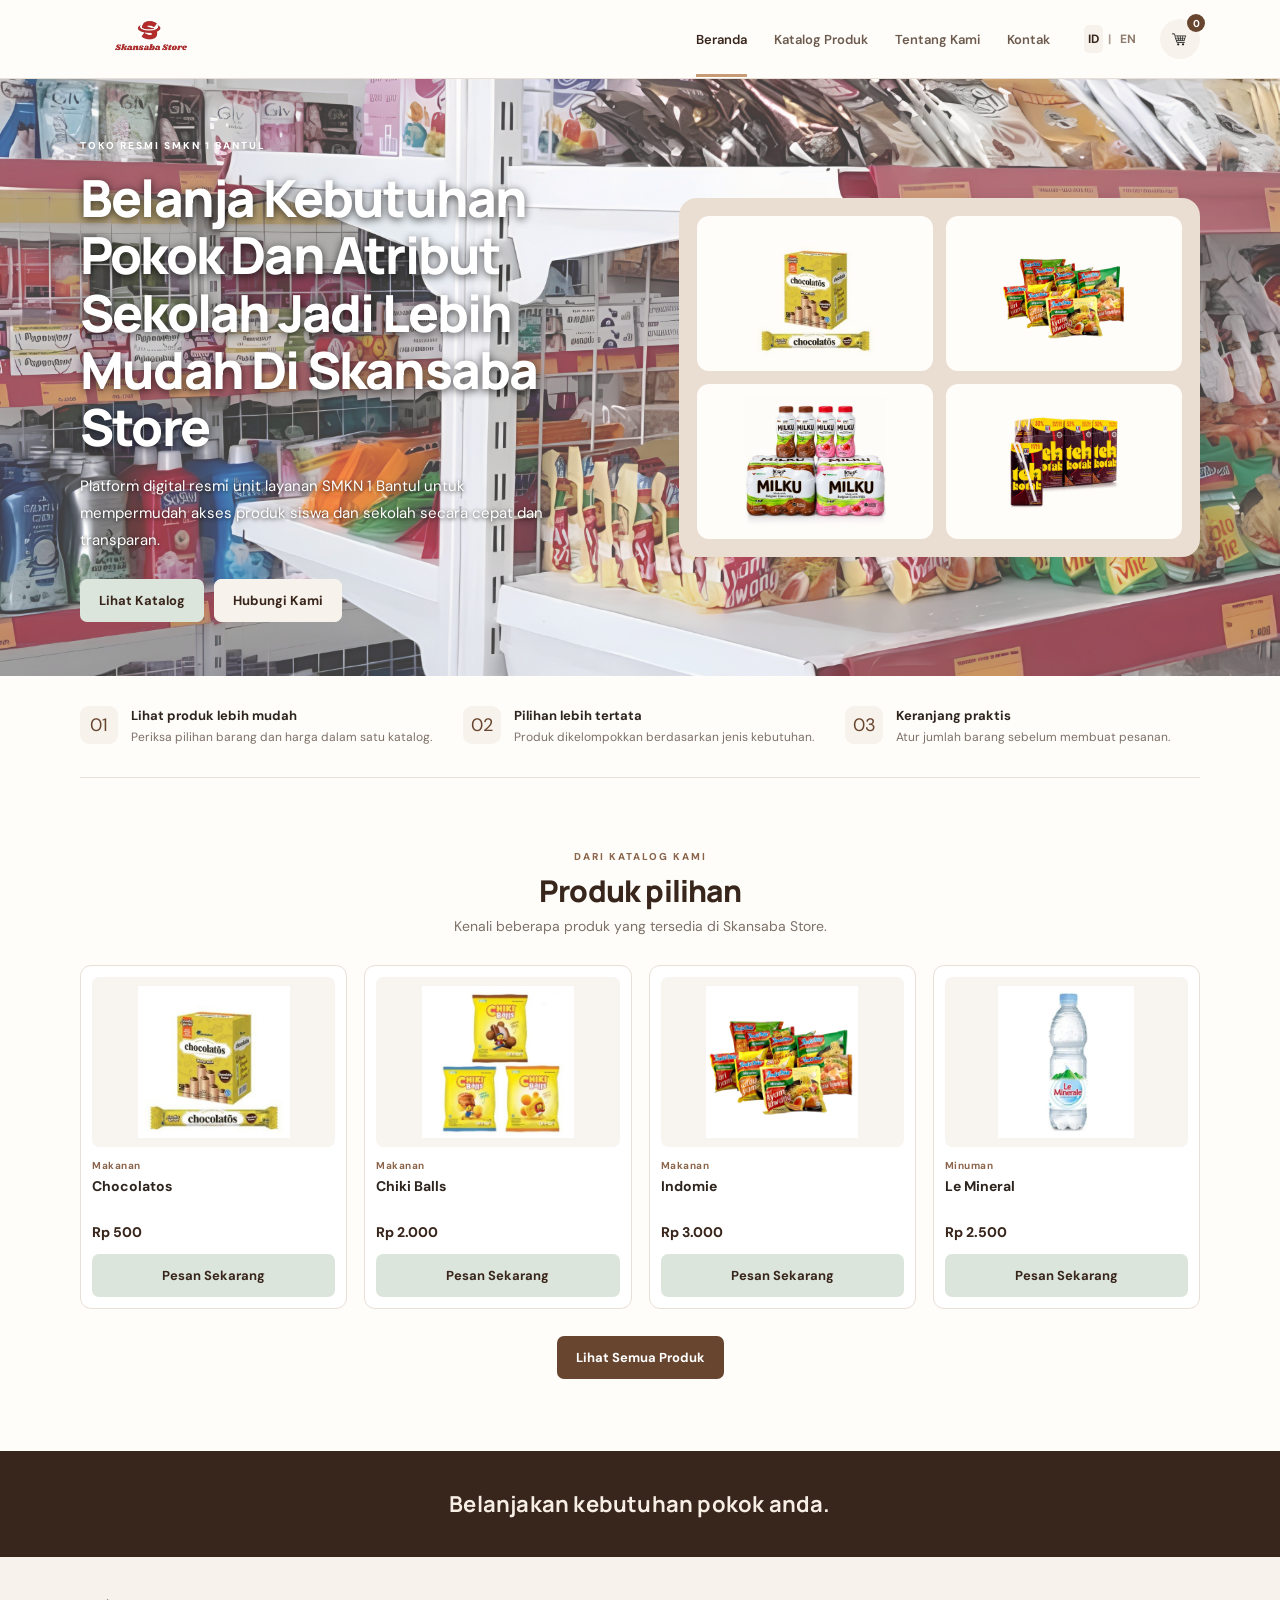
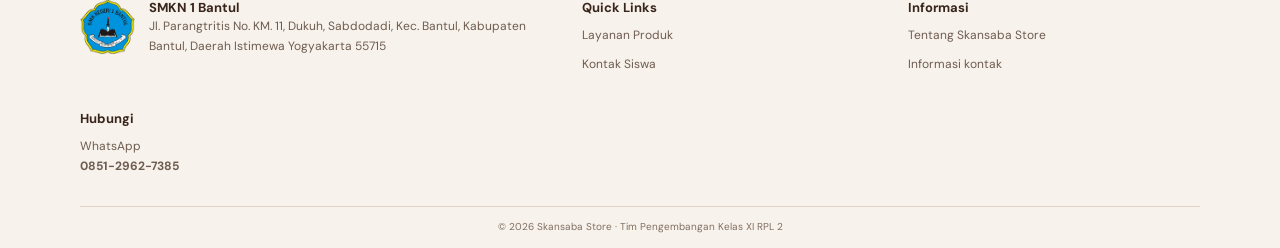
<file: index.html>
<!DOCTYPE html>
<html lang="id">

<head>
    <meta charset="UTF-8">
    <meta name="viewport" content="width=device-width, initial-scale=1.0">
    <title>Skansaba Store</title>

    <link rel="stylesheet" href="assets/css/style.css">
</head>

<body data-page="home">

    <header class="site-header">
        <div class="nav-wrap">

            <a class="brand" href="index.html">
                <img src="assets/images/logo.png" alt="Skansaba Store">
            </a>

            <button class="menu-toggle" id="menuToggle">☰</button>

            <nav id="mainNav">
                <a class="active" href="index.html">Beranda</a>
                <a href="katalog.html">Katalog Produk</a>
                <a href="tentang.html">Tentang Kami</a>
                <a href="kontak.html">Kontak</a>
            </nav>

            <div class="nav-actions">
                <div class="language-switch" aria-label="Pilih bahasa">
                    <button type="button" class="lang-btn" data-lang="id" aria-pressed="true">ID</button>
                    <span>|</span>
                    <button type="button" class="lang-btn" data-lang="en" aria-pressed="false">EN</button>
                </div>
                <a class="cart-link" href="keranjang.html">
                    <img src="assets/images/keranjang.png" alt="Keranjang" class="cart-icon">
                    <span id="cartCount">0</span>
                </a>
            </div>

        </div>
    </header>

    <main>

        <section class="hero">
            <div class="hero-inner">

                <div class="hero-copy">
                    <span class="eyebrow">TOKO RESMI SMKN 1 BANTUL</span>

                    <h1>
                        Belanja Kebutuhan Pokok Dan
                        Atribut Sekolah Jadi Lebih
                        Mudah Di Skansaba Store
                    </h1>

                    <p>
                        Platform digital resmi unit layanan SMKN 1 Bantul
                        untuk mempermudah akses produk siswa dan sekolah
                        secara cepat dan transparan.
                    </p>

                    <div class="hero-buttons">
                        <a class="btn btn-mint" href="katalog.html">
                            Lihat Katalog
                        </a>

                        <a class="btn btn-outline" href="kontak.html">
                            Hubungi Kami
                        </a>
                    </div>
                </div>

                <div class="hero-art" aria-label="Pilihan produk Skansaba Store">
                    <div class="hero-product"><img src="assets/images/chocolatos.jpeg" alt="Produk Chocolatos"></div>
                    <div class="hero-product"><img src="assets/images/Indomie.jpeg" alt="Produk Indomie"></div>
                    <div class="hero-product"><img src="assets/images/Milku.jpeg" alt="Produk Milku"></div>
                    <div class="hero-product"><img src="assets/images/Teh_kotak.jpeg" alt="Produk Teh Kotak"></div>
                </div>

            </div>
        </section>

        <section class="features container">

            <article>
                <span class="feature-icon">01</span>
                <div>
                    <h3>Lihat produk lebih mudah</h3>
                    <p>Periksa pilihan barang dan harga dalam satu katalog.</p>
                </div>
            </article>

            <article>
                <span class="feature-icon">02</span>
                <div>
                    <h3>Pilihan lebih tertata</h3>
                    <p>Produk dikelompokkan berdasarkan jenis kebutuhan.</p>
                </div>
            </article>

            <article>
                <span class="feature-icon">03</span>
                <div>
                    <h3>Keranjang praktis</h3>
                    <p>Atur jumlah barang sebelum membuat pesanan.</p>
                </div>
            </article>

        </section>

        <section class="container featured-section">

            <div class="section-heading">
                <span class="eyebrow">DARI KATALOG KAMI</span>
                <h2>Produk pilihan</h2>
                <p>Kenali beberapa produk yang tersedia di Skansaba Store.</p>
            </div>

            <div class="product-grid" id="featuredProducts"></div>

            <div class="center">
                <a class="btn btn-brown" href="katalog.html">
                    Lihat Semua Produk
                </a>
            </div>

        </section>

        <section class="quote-band">
            <div>Belanjakan kebutuhan pokok anda.</div>
        </section>

    </main>

    <footer class="site-footer">

        <div class="container footer-grid">

            <div class="footer-school">
                <img src="assets/images/SMK_Negeri_1_Bantul_logo.png" alt="Logo SMKN 1 Bantul" class="crest">

                <div>
                    <b>SMKN 1 Bantul</b>
                    <p>
                        Jl. Parangtritis No. KM. 11, Dukuh, Sabdodadi,
                        Kec. Bantul, Kabupaten Bantul, Daerah Istimewa
                        Yogyakarta 55715
                    </p>
                </div>
            </div>

            <div>
                <b>Quick Links</b>
                <a href="katalog.html">Layanan Produk</a>
                <a href="kontak.html">Kontak Siswa</a>
            </div>

            <div>
                <b>Informasi</b>
                <a href="tentang.html">Tentang Skansaba Store</a>
                <a href="kontak.html">Informasi kontak</a>
            </div>

            <div>
                <b>Hubungi</b>
                <p>
                    WhatsApp<br>
                    <strong>0851-2962-7385</strong>
                </p>
            </div>

        </div>

        <div class="copyright">
            © 2026 Skansaba Store · Tim Pengembangan Kelas XI RPL 2
        </div>

    </footer>

    <script src="assets/js/app.js"></script>

</body>

</html>
</file>
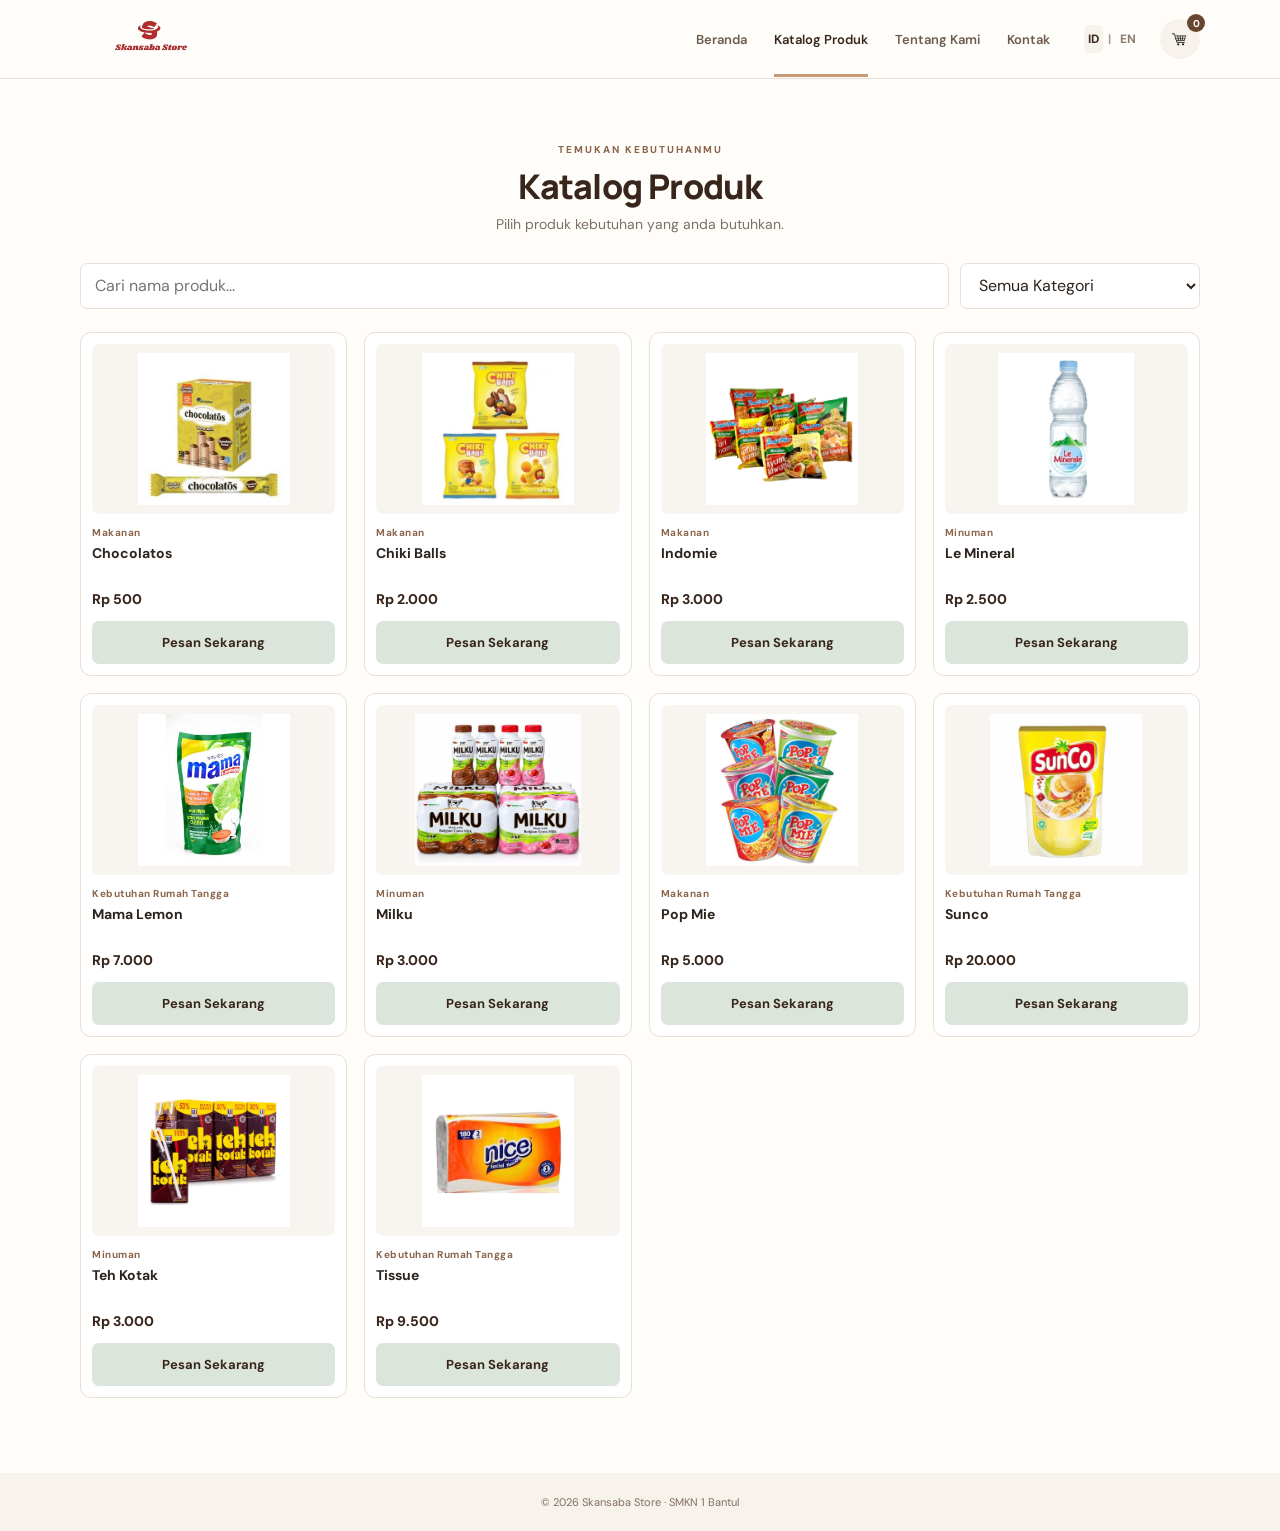
<file: katalog.html>
<!DOCTYPE html>
<html lang="id">

<head>
    <meta charset="UTF-8">
    <meta name="viewport" content="width=device-width, initial-scale=1.0">
    <title>Katalog Produk - Skansaba Store</title>

    <link rel="stylesheet" href="assets/css/style.css">
</head>

<body data-page="catalog">

    <header class="site-header">
        <div class="nav-wrap">

            <a class="brand" href="index.html">
                <img src="assets/images/logo.png" alt="Skansaba Store">
            </a>

            <button class="menu-toggle" id="menuToggle">☰</button>

            <nav id="mainNav">
                <a href="index.html">Beranda</a>
                <a class="active" href="katalog.html">Katalog Produk</a>
                <a href="tentang.html">Tentang Kami</a>
                <a href="kontak.html">Kontak</a>
            </nav>

            <div class="nav-actions">
                <div class="language-switch" aria-label="Pilih bahasa">
                    <button type="button" class="lang-btn" data-lang="id" aria-pressed="true">ID</button>
                    <span>|</span>
                    <button type="button" class="lang-btn" data-lang="en" aria-pressed="false">EN</button>
                </div>

                <a class="cart-link" href="keranjang.html">
                    <img src="assets/images/keranjang.png"
                         alt="Keranjang" class="cart-icon">
                    <span id="cartCount">0</span>
                </a>

            </div>
        </div>
    </header>

    <main class="container page-main">

        <div class="page-title">
            <span class="eyebrow">TEMUKAN KEBUTUHANMU</span>
            <h1>Katalog Produk</h1>
            <p>Pilih produk kebutuhan yang anda butuhkan.</p>
        </div>

        <div class="catalog-tools">

            <input
                id="searchProduct"
                type="search"
                placeholder="Cari nama produk..."
            >

            <select id="categoryFilter">
                <option value="Semua">Semua Kategori</option>
                <option value="Makanan">Makanan</option>
                <option value="Minuman">Minuman</option>
                <option value="Kebutuhan Rumah Tangga">Kebutuhan Rumah Tangga</option>
            </select>

        </div>

        <div class="product-grid" id="allProducts"></div>

    </main>

    <footer class="simple-footer">
        © 2026 Skansaba Store · SMKN 1 Bantul
    </footer>

    <script src="assets/js/app.js"></script>

</body>
</html>
</file>
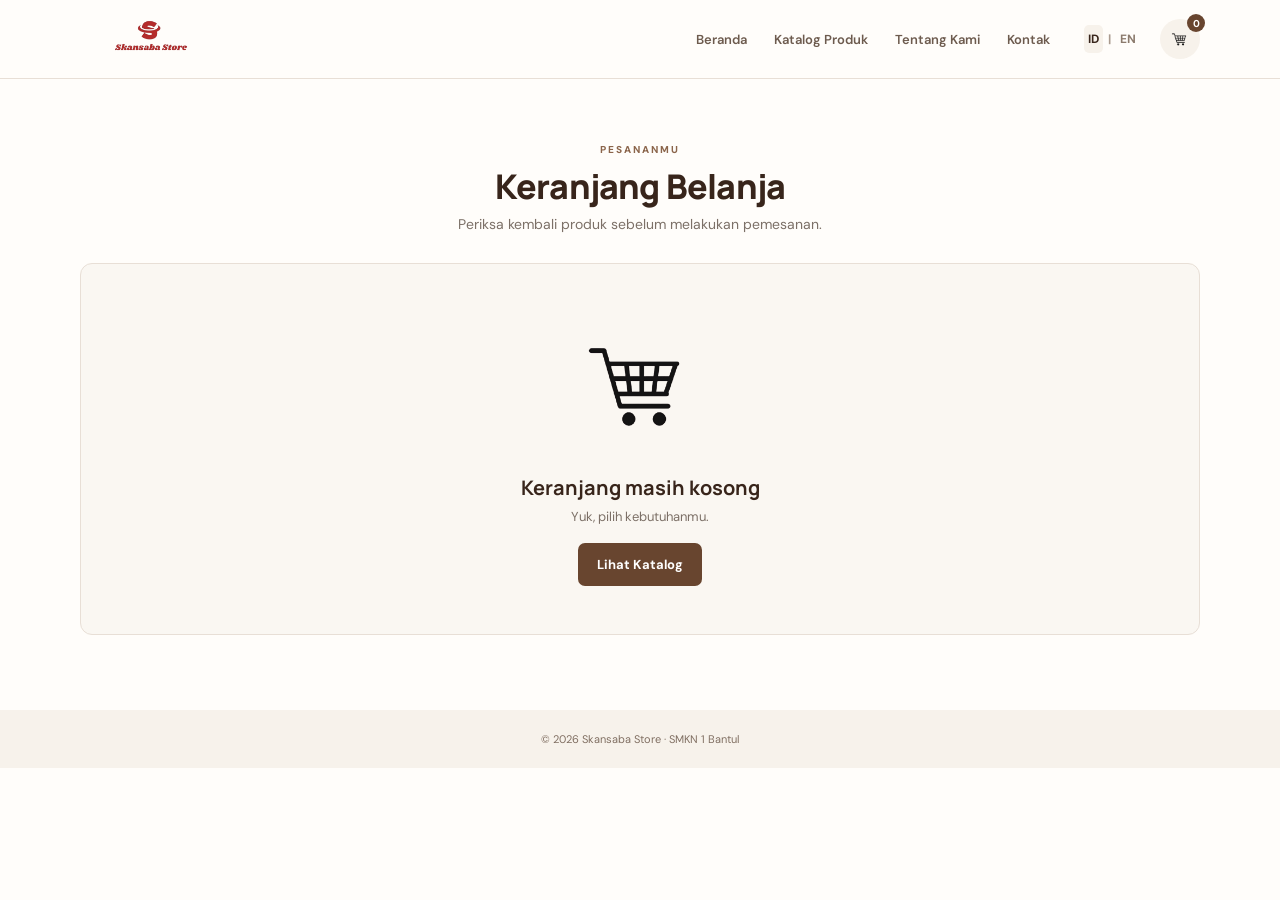
<file: keranjang.html>
<!DOCTYPE html>
<html lang="id">

<head>
    <meta charset="UTF-8">
    <meta name="viewport" content="width=device-width, initial-scale=1.0">
    <title>Keranjang - Skansaba Store</title>

    <link rel="stylesheet" href="assets/css/style.css">
</head>

<body data-page="cart">

    <header class="site-header">
        <div class="nav-wrap">

            <a class="brand" href="index.html">
                <img src="assets/images/logo.png" alt="Skansaba Store">
            </a>

            <button class="menu-toggle" id="menuToggle" aria-label="Buka menu">☰</button>

            <nav id="mainNav">
                <a href="index.html">Beranda</a>
                <a href="katalog.html">Katalog Produk</a>
                <a href="tentang.html">Tentang Kami</a>
                <a href="kontak.html">Kontak</a>
            </nav>

            <div class="nav-actions">
                <div class="language-switch" aria-label="Pilih bahasa">
                    <button type="button" class="lang-btn" data-lang="id" aria-pressed="true">ID</button>
                    <span>|</span>
                    <button type="button" class="lang-btn" data-lang="en" aria-pressed="false">EN</button>
                </div>
                <a class="cart-link" href="keranjang.html">
                    <img src="assets/images/keranjang.png" alt="Keranjang" class="cart-icon">
                    <span id="cartCount">0</span>
                </a>
            </div>

        </div>
    </header>

    <main class="container page-main">

        <div class="page-title">
            <span class="eyebrow">PESANANMU</span>
            <h1>Keranjang Belanja</h1>
            <p>Periksa kembali produk sebelum melakukan pemesanan.</p>
        </div>

        <div id="cartContents"></div>

    </main>

    <footer class="simple-footer">
        © 2026 Skansaba Store · SMKN 1 Bantul
    </footer>

    <script src="assets/js/app.js"></script>

</body>

</html>
</file>
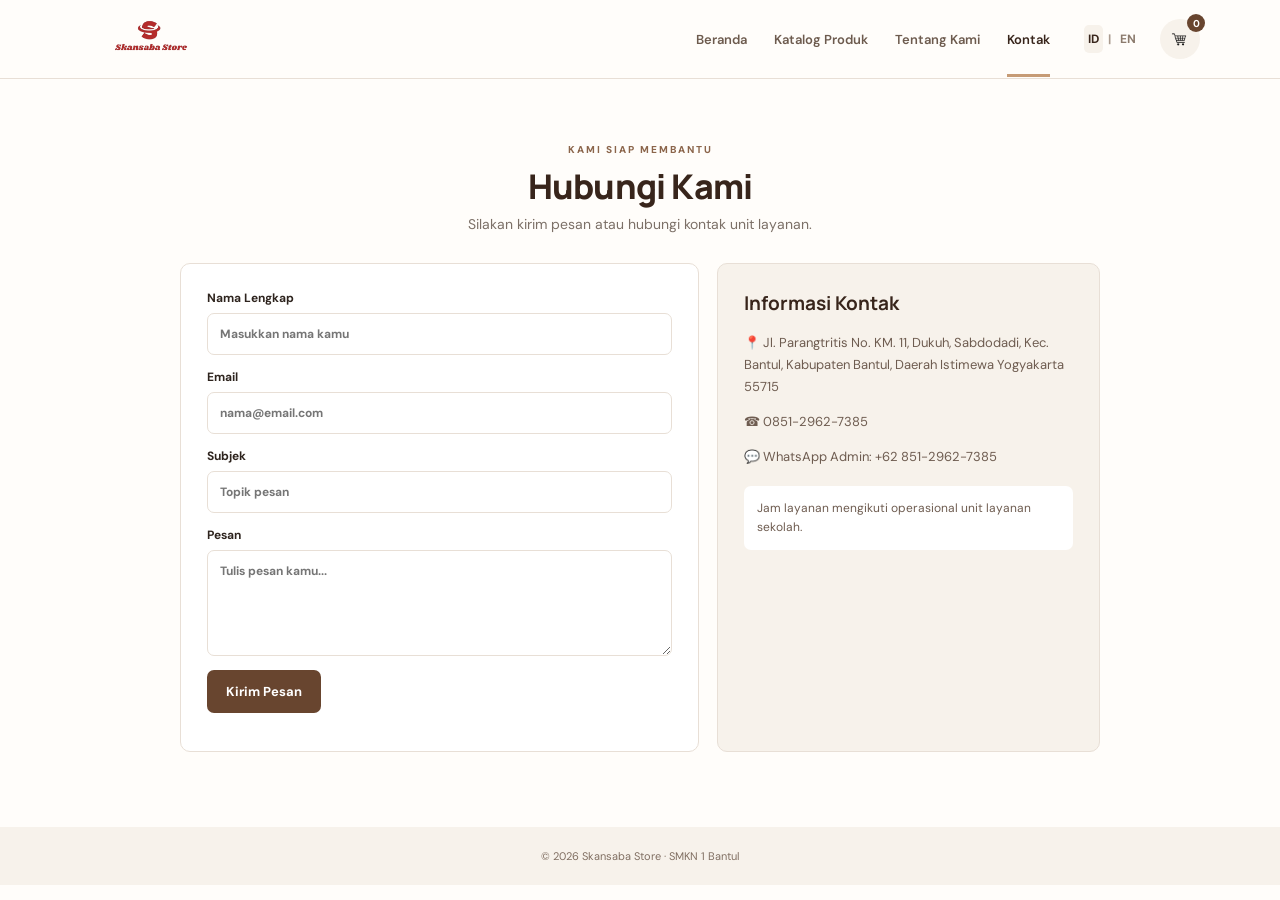
<file: kontak.html>
<!DOCTYPE html>
<html lang="id">

<head>
    <meta charset="UTF-8">
    <meta name="viewport" content="width=device-width, initial-scale=1.0">
    <title>Kontak - Skansaba Store</title>

    <link rel="stylesheet" href="assets/css/style.css">
</head>

<body>

    <header class="site-header">
        <div class="nav-wrap">

            <a class="brand" href="index.html">
                <img src="assets/images/logo.png" alt="Skansaba Store">
            </a>

            <button class="menu-toggle" id="menuToggle">☰</button>

            <nav id="mainNav">
                <a href="index.html">Beranda</a>
                <a href="katalog.html">Katalog Produk</a>
                <a href="tentang.html">Tentang Kami</a>
                <a class="active" href="kontak.html">Kontak</a>
            </nav>

            <div class="nav-actions">
                <div class="language-switch" aria-label="Pilih bahasa">
                    <button type="button" class="lang-btn" data-lang="id" aria-pressed="true">ID</button>
                    <span>|</span>
                    <button type="button" class="lang-btn" data-lang="en" aria-pressed="false">EN</button>
                </div>

                <a class="cart-link" href="keranjang.html">
                    <img src="assets/images/keranjang.png" alt="Keranjang" class="cart-icon">
                    <span id="cartCount">0</span>
                </a>

            </div>
        </div>
    </header>

    <main class="container page-main">

        <div class="page-title">
            <span class="eyebrow">KAMI SIAP MEMBANTU</span>
            <h1>Hubungi Kami</h1>
            <p>Silakan kirim pesan atau hubungi kontak unit layanan.</p>
        </div>

        <div class="contact-layout">

            <form class="form-card" id="contactForm">

                <label>
                    Nama Lengkap
                    <input name="nama" required placeholder="Masukkan nama kamu">
                </label>

                <label>
                    Email
                    <input type="email" name="email" required placeholder="nama@email.com">
                </label>

                <label>
                    Subjek
                    <input name="subjek" required placeholder="Topik pesan">
                </label>

                <label>
                    Pesan
                    <textarea name="pesan" rows="5" required placeholder="Tulis pesan kamu..."></textarea>
                </label>

                <button class="btn btn-brown" type="submit">
                    Kirim Pesan
                </button>

                <p id="contactMessage" class="form-message"></p>

            </form>

            <aside class="contact-info">

                <h2>Informasi Kontak</h2>

                <p>
                    📍 Jl. Parangtritis No. KM. 11, Dukuh, Sabdodadi,
                    Kec. Bantul, Kabupaten Bantul, Daerah Istimewa
                    Yogyakarta 55715
                </p>

                <p>☎ 0851-2962-7385</p>

                <p>💬 WhatsApp Admin:
                    <a href="https://wa.me/6285129627385" target="_blank" rel="noopener noreferrer">
                        +62 851-2962-7385
                    </a>
                </p>


                <div class="contact-note">
                    Jam layanan mengikuti operasional unit layanan sekolah.
                </div>

            </aside>

        </div>

    </main>

    <footer class="simple-footer">
        © 2026 Skansaba Store · SMKN 1 Bantul
    </footer>

    <script src="assets/js/app.js"></script>

</body>

</html>
</file>
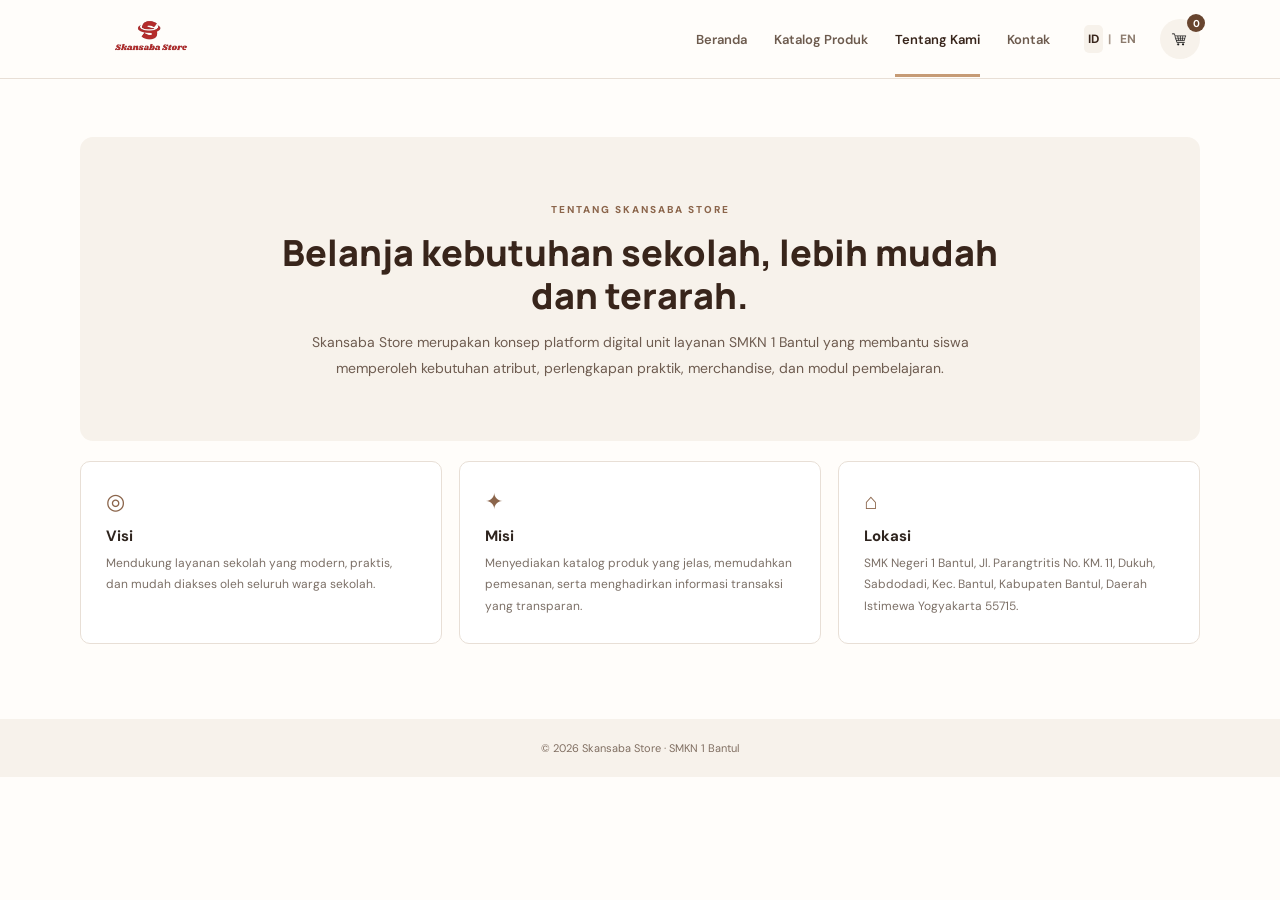
<file: tentang.html>
<!DOCTYPE html>
<html lang="id">

<head>
    <meta charset="UTF-8">
    <meta name="viewport" content="width=device-width, initial-scale=1.0">
    <title>Tentang Kami - Skansaba Store</title>

    <link rel="stylesheet" href="assets/css/style.css">
</head>

<body>

    <header class="site-header">
        <div class="nav-wrap">

            <a class="brand" href="index.html">
                <img src="assets/images/logo.png" alt="Skansaba Store">
            </a>

            <button class="menu-toggle" id="menuToggle">☰</button>

            <nav id="mainNav">
                <a href="index.html">Beranda</a>
                <a href="katalog.html">Katalog Produk</a>
                <a class="active" href="tentang.html">Tentang Kami</a>
                <a href="kontak.html">Kontak</a>
            </nav>

            <div class="nav-actions">
                <div class="language-switch" aria-label="Pilih bahasa">
                    <button type="button" class="lang-btn" data-lang="id" aria-pressed="true">ID</button>
                    <span>|</span>
                    <button type="button" class="lang-btn" data-lang="en" aria-pressed="false">EN</button>
                </div>

                <a class="cart-link" href="keranjang.html">
                    <img src="assets/images/keranjang.png"
                         alt="Keranjang" class="cart-icon">
                    <span id="cartCount">0</span>
                </a>

            </div>
        </div>
    </header>

    <main class="container page-main">

        <section class="about-hero">
            <span class="eyebrow">TENTANG SKANSABA STORE</span>

            <h1>Belanja kebutuhan sekolah, lebih mudah dan terarah.</h1>

            <p>
                Skansaba Store merupakan konsep platform digital unit layanan
                SMKN 1 Bantul yang membantu siswa memperoleh kebutuhan atribut,
                perlengkapan praktik, merchandise, dan modul pembelajaran.
            </p>
        </section>

        <div class="about-cards">

            <article class="info-card">
                <span>◎</span>
                <h3>Visi</h3>
                <p>
                    Mendukung layanan sekolah yang modern, praktis,
                    dan mudah diakses oleh seluruh warga sekolah.
                </p>
            </article>

            <article class="info-card">
                <span>✦</span>
                <h3>Misi</h3>
                <p>
                    Menyediakan katalog produk yang jelas, memudahkan
                    pemesanan, serta menghadirkan informasi transaksi
                    yang transparan.
                </p>
            </article>

            <article class="info-card">
                <span>⌂</span>
                <h3>Lokasi</h3>
                <p>
                    SMK Negeri 1 Bantul, Jl. Parangtritis No. KM. 11,
                    Dukuh, Sabdodadi, Kec. Bantul, Kabupaten Bantul,
                    Daerah Istimewa Yogyakarta 55715.
                </p>
            </article>

        </div>

    </main>

    <footer class="simple-footer">
        © 2026 Skansaba Store · SMKN 1 Bantul
    </footer>

    <script src="assets/js/app.js"></script>

</body>
</html>
</file>
<file: assets/css/style.css>
@import url('https://fonts.googleapis.com/css2?family=DM+Sans:wght@400;500;600;700&family=Manrope:wght@500;600;700;800&display=swap');

:root {
    --brown: #68452f;
    --brown-dark: #38251b;
    --brown-soft: #8b654b;
    --cream: #f7f2eb;
    --cream-deep: #eee4d8;
    --paper: #fffdfa;
    --ink: #2e241e;
    --muted: #7c7067;
    --line: #e8dfd6;
    --accent: #c69b75;
    --sage: #dce5dc;
    --shadow: 0 16px 40px rgba(56, 37, 27, .08);
}

* {
    box-sizing: border-box;
}

html {
    scroll-behavior: smooth;
}

body {
    margin: 0;
    color: var(--ink);
    background: var(--paper);
    font-family: 'DM Sans', sans-serif;
}

a {
    color: inherit;
    text-decoration: none;
}

button,
input,
select,
textarea {
    font: inherit;
}

button,
a {
    -webkit-tap-highlight-color: transparent;
}

.container {
    width: min(1120px, 90%);
    margin-inline: auto;
}

.site-header {
    position: sticky;
    top: 0;
    z-index: 30;
    background: rgba(255, 253, 250, .96);
    border-bottom: 1px solid var(--line);
    backdrop-filter: blur(14px);
}

.nav-wrap {
    width: min(1120px, 90%);
    min-height: 78px;
    margin: auto;
    display: flex;
    align-items: center;
    gap: 34px;
}

.brand {
    display: inline-flex;
    align-items: center;
    flex-shrink: 0;
}

.brand img {
    width: 142px;
    height: 58px;
    object-fit: contain;
    display: block;
}

nav {
    display: flex;
    align-items: center;
    gap: 27px;
    margin-left: auto;
}

nav a {
    color: #6d5b4e;
    font-size: 13px;
    font-weight: 600;
    padding: 29px 0 26px;
    border-bottom: 3px solid transparent;
    transition: .2s;
}

nav a:hover,
nav a.active {
    color: var(--brown-dark);
    border-color: var(--accent);
}

.nav-actions {
    display: flex;
    align-items: center;
    gap: 7px;
}

.cart-link {
    width: 40px;
    height: 40px;
    display: grid;
    place-items: center;
    position: relative;
    border-radius: 50%;
    background: var(--cream);
}

.cart-icon {
    width: 22px;
    height: 22px;
    object-fit: contain;
}

.cart-link span {
    position: absolute;
    top: -5px;
    right: -5px;
    min-width: 18px;
    height: 18px;
    display: grid;
    place-items: center;
    padding: 0 4px;
    border-radius: 20px;
    background: var(--brown);
    color: white;
    font-size: 10px;
    font-weight: 700;
}

.menu-toggle {
    display: none;
    border: 1px solid var(--line);
    background: var(--paper);
    color: var(--brown-dark);
    border-radius: 9px;
    padding: 7px 11px;
    font-size: 20px;
    cursor: pointer;
}

.btn {
    display: inline-flex;
    align-items: center;
    justify-content: center;
    min-height: 43px;
    padding: 11px 18px;
    border: 1px solid transparent;
    border-radius: 7px;
    font-size: 13px;
    font-weight: 700;
    cursor: pointer;
    transition: transform .2s, background .2s, border-color .2s;
}

.btn:hover {
    transform: translateY(-2px);
}

.btn-brown {
    color: white;
    background: var(--brown);
}

.btn-brown:hover {
    background: var(--brown-dark);
}

.btn-mint {
    color: var(--brown-dark);
    background: var(--sage);
}

.btn-mint:hover {
    background: #cbd9cb;
}

.btn-outline {
    color: var(--brown-dark);
    background: #f7f2eb;
    border: 1px solid #f7f2eb;
}

.btn-outline:hover {
    background: #eee4d8;
    border-color: #eee4d8;
}

.btn-light {
    color: var(--brown-dark);
    background: white;
}

.full {
    width: 100%;
}


.hero {
    background-image: url('../images/background.png');
    background-size: cover;
    background-position: center;
    background-repeat: no-repeat;
    position: relative;
    overflow: hidden;
}

.hero::before {
    content: '';
    position: absolute;
    top: 0;
    left: 0;
    width: 100%;
    height: 100%;
    background-color: rgba(252, 248, 242, 0.25);
    z-index: 1;
}

.hero>* {
    position: relative;
    z-index: 2;
}

.hero-inner {
    width: min(1120px, 90%);
    min-height: 490px;
    margin: auto;
    display: grid;
    grid-template-columns: 1.04fr .96fr;
    align-items: center;
    gap: 35px;
    padding: 54px 0;
}

.hero-copy {
    max-width: 570px;
}

.eyebrow {
    display: inline-block;
    color: var(--brown-soft);
    font-size: 10px;
    font-weight: 800;
    letter-spacing: 2px;
    text-transform: uppercase;
}

.hero h1 {
    margin: 15px 0 17px;
    color: var(--brown-dark);
    font: 800 clamp(34px, 4vw, 52px)/1.12 'Manrope', sans-serif;
    letter-spacing: -1.8px;
}

.hero p {
    max-width: 490px;
    margin: 0 0 25px;
    color: #6d5d51;
    font-size: 15px;
    line-height: 1.8;
}

.hero-buttons {
    display: flex;
    flex-wrap: wrap;
    gap: 10px;
}

.hero-art {
    min-height: 355px;
    position: relative;
    display: grid;
    grid-template-columns: 1fr 1fr;
    grid-template-rows: 1fr 1fr;
    gap: 13px;
    padding: 18px;
    border-radius: 18px;
    background: #e9ded1;
}

.hero-product {
    min-width: 0;
    overflow: hidden;
    display: flex;
    align-items: center;
    justify-content: center;
    border-radius: 12px;
    background: #fffdfa;
}

.hero-product img {
    width: 100%;
    height: 100%;
    max-height: 155px;
    object-fit: contain;
    padding: 13px;
    mix-blend-mode: multiply;
}

.features {
    display: grid;
    grid-template-columns: repeat(3, 1fr);
    gap: 28px;
    padding: 30px 0;
    border-bottom: 1px solid var(--line);
}

.features article {
    display: flex;
    align-items: flex-start;
    gap: 13px;
}

.feature-icon {
    width: 38px;
    height: 38px;
    flex: 0 0 38px;
    display: grid;
    place-items: center;
    border-radius: 9px;
    background: var(--cream);
    color: var(--brown);
    font-size: 18px;
}

.features h3 {
    margin: 1px 0 4px;
    font-size: 13px;
}

.features p {
    margin: 0;
    color: var(--muted);
    font-size: 12px;
    line-height: 1.6;
}

.featured-section {
    padding: 66px 0 72px;
}

.section-heading,
.page-title {
    margin-bottom: 30px;
}

.section-heading h2,
.page-title h1 {
    margin: 8px 0;
    color: var(--brown-dark);
    font: 800 30px/1.2 'Manrope', sans-serif;
    letter-spacing: -.8px;
}

.section-heading p,
.page-title p {
    margin: 0;
    color: var(--muted);
    font-size: 14px;
}

.section-heading {
    text-align: center;
}

.product-grid {
    display: grid;
    grid-template-columns: repeat(4, minmax(0, 1fr));
    gap: 17px;
}

.product-card {
    min-width: 0;
    display: flex;
    flex-direction: column;
    padding: 11px;
    border: 1px solid var(--line);
    border-radius: 11px;
    background: white;
    transition: box-shadow .2s, transform .2s;
}

.product-card:hover {
    transform: translateY(-3px);
    box-shadow: var(--shadow);
}

.product-art {
    width: 100%;
    height: 170px;
    display: flex;
    align-items: center;
    justify-content: center;
    overflow: hidden;
    border-radius: 7px;
    background: #f8f5f0;
}

.product-art img {
    display: block;
    width: 100%;
    height: 100%;
    padding: 9px;
    object-fit: contain;
}

.product-category {
    margin-top: 12px;
    color: var(--brown-soft);
    font-size: 10px;
    font-weight: 700;
    letter-spacing: .5px;
}

.product-card h3 {
    min-height: 38px;
    margin: 5px 0;
    font-size: 14px;
    line-height: 1.4;
}

.price {
    margin: 3px 0 13px;
    color: var(--brown-dark);
    font-size: 14px;
    font-weight: 800;
}

.product-card .btn {
    width: 100%;
    margin-top: auto;
}

.center {
    margin-top: 27px;
    text-align: center;
}

.quote-band {
    margin-top: 0;
    padding: 38px 5%;
    background: var(--brown-dark);
    color: #f7eee5;
    text-align: center;
}

.quote-band div {
    font: 700 clamp(17px, 2vw, 22px) 'Manrope', sans-serif;
    letter-spacing: .2px;
}

.site-footer {
    padding: 42px 0 15px;
    background: var(--cream);
}

.footer-grid {
    display: grid;
    grid-template-columns: 1.6fr 1fr 1fr;
    gap: 35px;
}

.footer-grid>div {
    display: flex;
    flex-direction: column;
    align-items: flex-start;
    gap: 9px;
    font-size: 12px;
}

.footer-grid b {
    color: var(--brown-dark);
    font-size: 13px;
}

.footer-grid a,
.footer-grid p {
    margin: 0;
    color: #6e5c50;
    line-height: 1.7;
}

.footer-school {
    flex-direction: row !important;
    align-items: flex-start !important;
    gap: 14px !important;
}

.crest {
    width: 55px;
    height: 55px;
    object-fit: contain;
}

.copyright {
    width: min(1120px, 90%);
    margin: 30px auto 0;
    padding-top: 13px;
    border-top: 1px solid #dfd2c5;
    color: #806f62;
    text-align: center;
    font-size: 10px;
}

.page-main {
    min-height: 68vh;
    padding: 58px 0 75px;
}

.page-title {
    text-align: center;
}

.page-title h1 {
    font-size: 34px;
}

.catalog-tools {
    display: flex;
    gap: 11px;
    margin: 0 0 23px;
}

.catalog-tools input,
.catalog-tools select {
    min-height: 46px;
    padding: 0 14px;
    border: 1px solid var(--line);
    border-radius: 7px;
    outline-color: var(--accent);
    background: white;
    color: var(--ink);
}

.catalog-tools input {
    flex: 1;
}

.catalog-tools select {
    min-width: 220px;
}

.simple-footer {
    padding: 22px;
    background: var(--cream);
    color: #806f62;
    text-align: center;
    font-size: 11px;
}

.about-hero {
    padding: 60px 8%;
    border-radius: 13px;
    background: var(--cream);
    text-align: center;
}

.about-hero h1 {
    max-width: 720px;
    margin: 13px auto;
    color: var(--brown-dark);
    font: 800 36px/1.2 'Manrope', sans-serif;
}

.about-hero p {
    max-width: 740px;
    margin: auto;
    color: #6e5c50;
    font-size: 14px;
    line-height: 1.8;
}

.about-cards {
    display: grid;
    grid-template-columns: repeat(3, 1fr);
    gap: 17px;
    margin-top: 20px;
}

.info-card {
    padding: 25px;
    border: 1px solid var(--line);
    border-radius: 10px;
    background: white;
}

.info-card span {
    color: var(--brown-soft);
    font-size: 22px;
}

.info-card h3 {
    margin: 10px 0 7px;
    font-size: 15px;
}

.info-card p {
    margin: 0;
    color: var(--muted);
    font-size: 12px;
    line-height: 1.8;
}

.contact-layout {
    max-width: 920px;
    margin: auto;
    display: grid;
    grid-template-columns: 1.15fr .85fr;
    gap: 18px;
}

.form-card,
.contact-info {
    padding: 26px;
    border: 1px solid var(--line);
    border-radius: 10px;
    background: white;
}

.contact-info {
    background: var(--cream);
}

.contact-info h2 {
    margin-top: 0;
    color: var(--brown-dark);
    font: 700 19px 'Manrope', sans-serif;
}

.contact-info p {
    color: #6e5c50;
    font-size: 13px;
    line-height: 1.7;
}

.contact-note {
    margin-top: 18px;
    padding: 13px;
    border-radius: 7px;
    background: white;
    color: #6e5c50;
    font-size: 12px;
    line-height: 1.6;
}

label {
    display: block;
    margin-bottom: 14px;
    font-size: 12px;
    font-weight: 700;
}

label input,
label textarea,
label select {
    display: block;
    width: 100%;
    margin-top: 7px;
    padding: 12px;
    border: 1px solid var(--line);
    border-radius: 7px;
    outline-color: var(--accent);
}

textarea {
    resize: vertical;
}

.form-message {
    color: #477354;
    font-size: 12px;
}

.cart-items {
    margin-top: 20px;
    padding: 10px 20px;
    border: 1px solid var(--line);
    border-radius: 10px;
    background: white;
}

.cart-row {
    display: grid;
    grid-template-columns: 1fr auto auto auto;
    align-items: center;
    gap: 22px;
    padding: 17px 5px;
    border-bottom: 1px solid var(--line);
}

.cart-row:last-child {
    border-bottom: 0;
}

.cart-row .product-category {
    margin-top: 4px;
}

.qty-btn {
    width: 29px;
    height: 29px;
    margin: 0 5px;
    border: 1px solid var(--line);
    border-radius: 5px;
    background: var(--cream);
    color: var(--brown-dark);
    cursor: pointer;
}

.cart-total {
    max-width: 340px;
    margin: 22px 0 0 auto;
    padding: 22px;
    border-radius: 10px;
    background: var(--cream);
}

.cart-total strong {
    display: block;
    margin: 8px 0 17px;
    color: var(--brown-dark);
    font-size: 23px;
}

.empty-state {
    padding: 48px 20px;
    border: 1px solid var(--line);
    border-radius: 12px;
    background: #faf7f2;
    text-align: center;
}

.empty-cart-img {
    display: block;
    width: 145px;
    height: 145px;
    margin: 0 auto 17px;
    object-fit: contain;
}

.empty-state h2 {
    margin: 0 0 7px;
    color: var(--brown-dark);
    font: 700 20px 'Manrope', sans-serif;
}

.empty-state p {
    margin: 0 0 18px;
    color: var(--muted);
    font-size: 13px;
}

@media (max-width: 900px) {
    .nav-wrap {
        gap: 18px;
    }

    nav {
        gap: 15px;
    }

    nav a {
        font-size: 12px;
    }

    .hero-inner {
        min-height: 430px;
        gap: 20px;
    }

    .hero-art {
        min-height: 310px;
    }

    .product-grid {
        grid-template-columns: repeat(2, minmax(0, 1fr));
    }

    .footer-grid {
        grid-template-columns: 1.4fr 1fr;
    }
}

@media (max-width: 680px) {
    .nav-wrap {
        min-height: 68px;
        flex-wrap: wrap;
        gap: 9px;
        padding: 7px 0;
    }

    .brand img {
        width: 122px;
        height: 52px;
    }

    .menu-toggle {
        display: block;
        margin-left: auto;
    }

    .nav-wrap nav {
        display: none;
        order: 5;
        width: 100%;
        margin: 0;
        padding: 5px 0 10px;
        flex-direction: column;
        align-items: stretch;
        gap: 0;
    }

    .nav-wrap nav.open {
        display: flex;
    }

    nav a {
        padding: 11px 4px;
        border-bottom: 1px solid var(--line);
    }

    .nav-actions {
        margin-left: 4px;
    }

    .hero-inner {
        grid-template-columns: 1fr;
        min-height: 0;
        padding: 42px 0 48px;
        text-align: left;
    }

    .hero h1 {
        font-size: 34px;
    }

    .hero p {
        font-size: 14px;
    }

    .hero-art {
        min-height: 265px;
        gap: 9px;
        padding: 12px;
    }

    .hero-product img {
        max-height: 112px;
        padding: 7px;
    }

    .features {
        grid-template-columns: 1fr;
        gap: 18px;
        padding: 25px 0;
    }

    .featured-section {
        padding: 48px 0 55px;
    }

    .section-heading h2,
    .page-title h1 {
        font-size: 27px;
    }

    .product-grid {
        gap: 10px;
    }

    .product-art {
        height: 125px;
    }

    .product-card {
        padding: 8px;
    }

    .product-card h3 {
        font-size: 12px;
    }

    .product-card .btn {
        min-height: 38px;
        padding: 8px 5px;
        font-size: 11px;
    }

    .footer-grid {
        grid-template-columns: 1fr 1fr;
        gap: 24px 15px;
    }

    .footer-school {
        grid-column: 1 / -1;
    }

    .page-main {
        padding: 42px 0 55px;
    }

    .catalog-tools {
        flex-direction: column;
    }

    .catalog-tools select {
        width: 100%;
    }

    .about-hero {
        padding: 38px 20px;
    }

    .about-hero h1 {
        font-size: 27px;
    }

    .about-cards,
    .contact-layout {
        grid-template-columns: 1fr;
    }

    .cart-items {
        padding: 8px 12px;
    }

    .cart-row {
        grid-template-columns: 1fr auto;
        gap: 10px;
    }

    .cart-row>b {
        justify-self: start;
    }

    .cart-row .btn {
        grid-column: 2;
        grid-row: 2;
    }

    .cart-total {
        max-width: none;
    }

    .empty-state {
        padding: 35px 15px;
    }

    .empty-cart-img {
        width: 125px;
        height: 125px;
    }
}

.hero-copy h1,
.hero-copy p,
.hero-copy .eyebrow {
    color: #ffffff !important;
}

.hero-copy h1 {
    text-shadow: 0px 2px 8px rgba(0, 0, 0, 0.7);
}

.hero-copy p {
    text-shadow: 0px 1px 4px rgba(0, 0, 0, 0.8);
}

.language-switch {
    display: inline-flex;
    align-items: center;
    gap: 5px;
    margin-right: 13px;
    color: #a99a8e;
    font-size: 12px;
    font-weight: 700;
    white-space: nowrap;
}

.lang-btn {
    border: 0;
    background: transparent;
    color: #8c7b6d;
    padding: 6px 4px;
    border-radius: 5px;
    font: inherit;
    cursor: pointer;
    transition: .2s ease;
}

.lang-btn:hover,
.lang-btn.active {
    color: var(--brown-dark);
    background: var(--cream);
}

@media (max-width: 680px) {
    .language-switch { margin-right: 5px; }
}
</file>
